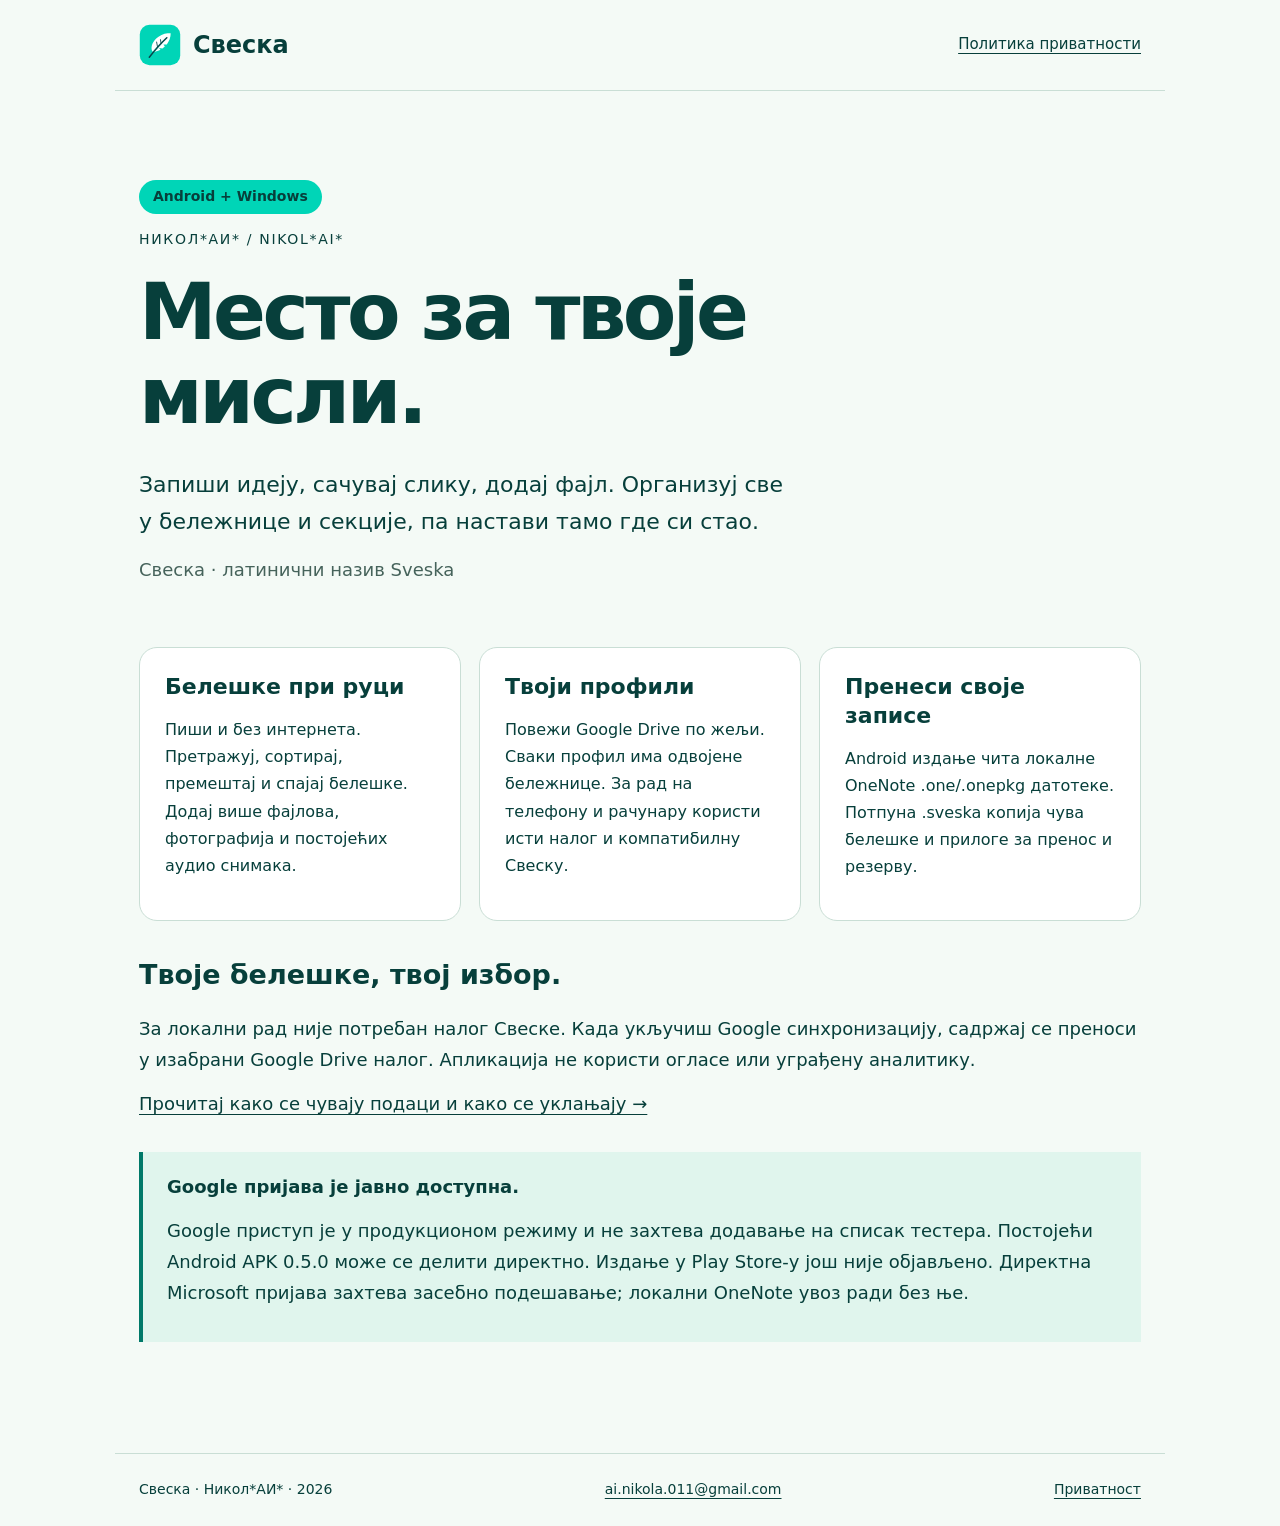
<file: index.html>
<!doctype html>
<html lang="sr-Cyrl"><head><meta charset="utf-8"><meta name="viewport" content="width=device-width, initial-scale=1"><title>Свеска — Никол*АИ*</title><meta name="description" content="Свеска: белешке, прилози и Google Drive профили за Android и Windows. Аутор Никол*АИ* / Nikol*AI*."><link rel="stylesheet" href="style.css"><link rel="icon" href="icon.svg" type="image/svg+xml"></head>
<body><header><a class="brand" href="index.html"><img src="icon.svg" alt="">Свеска</a><nav><a href="privacy.html">Политика приватности</a></nav></header>
<main><section class="hero"><span class="tag">Android + Windows</span><p class="eyebrow">Никол*АИ* / Nikol*AI*</p><h1>Место за твоје мисли.</h1><p class="lead">Запиши идеју, сачувај слику, додај фајл. Организуј све у бележнице и секције, па настави тамо где си стао.</p><p class="muted">Свеска · латинични назив Sveska</p></section>
<section class="cards" aria-label="Могућности"><article class="card"><h2>Белешке при руци</h2><p>Пиши и без интернета. Претражуј, сортирај, премештај и спајај белешке. Додај више фајлова, фотографија и постојећих аудио снимака.</p></article><article class="card"><h2>Твоји профили</h2><p>Повежи Google Drive по жељи. Сваки профил има одвојене бележнице. За рад на телефону и рачунару користи исти налог и компатибилну Свеску.</p></article><article class="card"><h2>Пренеси своје записе</h2><p>Android издање чита локалне OneNote .one/.onepkg датотеке. Потпуна .sveska копија чува белешке и прилоге за пренос и резерву.</p></article></section>
<section><h2>Твоје белешке, твој избор.</h2><p>За локални рад није потребан налог Свеске. Када укључиш Google синхронизацију, садржај се преноси у изабрани Google Drive налог. Апликација не користи огласе или уграђену аналитику.</p><p><a href="privacy.html">Прочитај како се чувају подаци и како се уклањају →</a></p></section>
<aside class="note"><strong>Google пријава је јавно доступна.</strong><p>Google приступ је у продукционом режиму и не захтева додавање на списак тестера. Постојећи Android APK 0.5.0 може се делити директно. Издање у Play Store-у још није објављено. Директна Microsoft пријава захтева засебно подешавање; локални OneNote увоз ради без ње.</p></aside>
</main><footer><span>Свеска · Никол*АИ* · 2026</span><a href="mailto:ai.nikola.011@gmail.com">ai.nikola.011@gmail.com</a><a href="privacy.html">Приватност</a></footer></body></html>
</file>
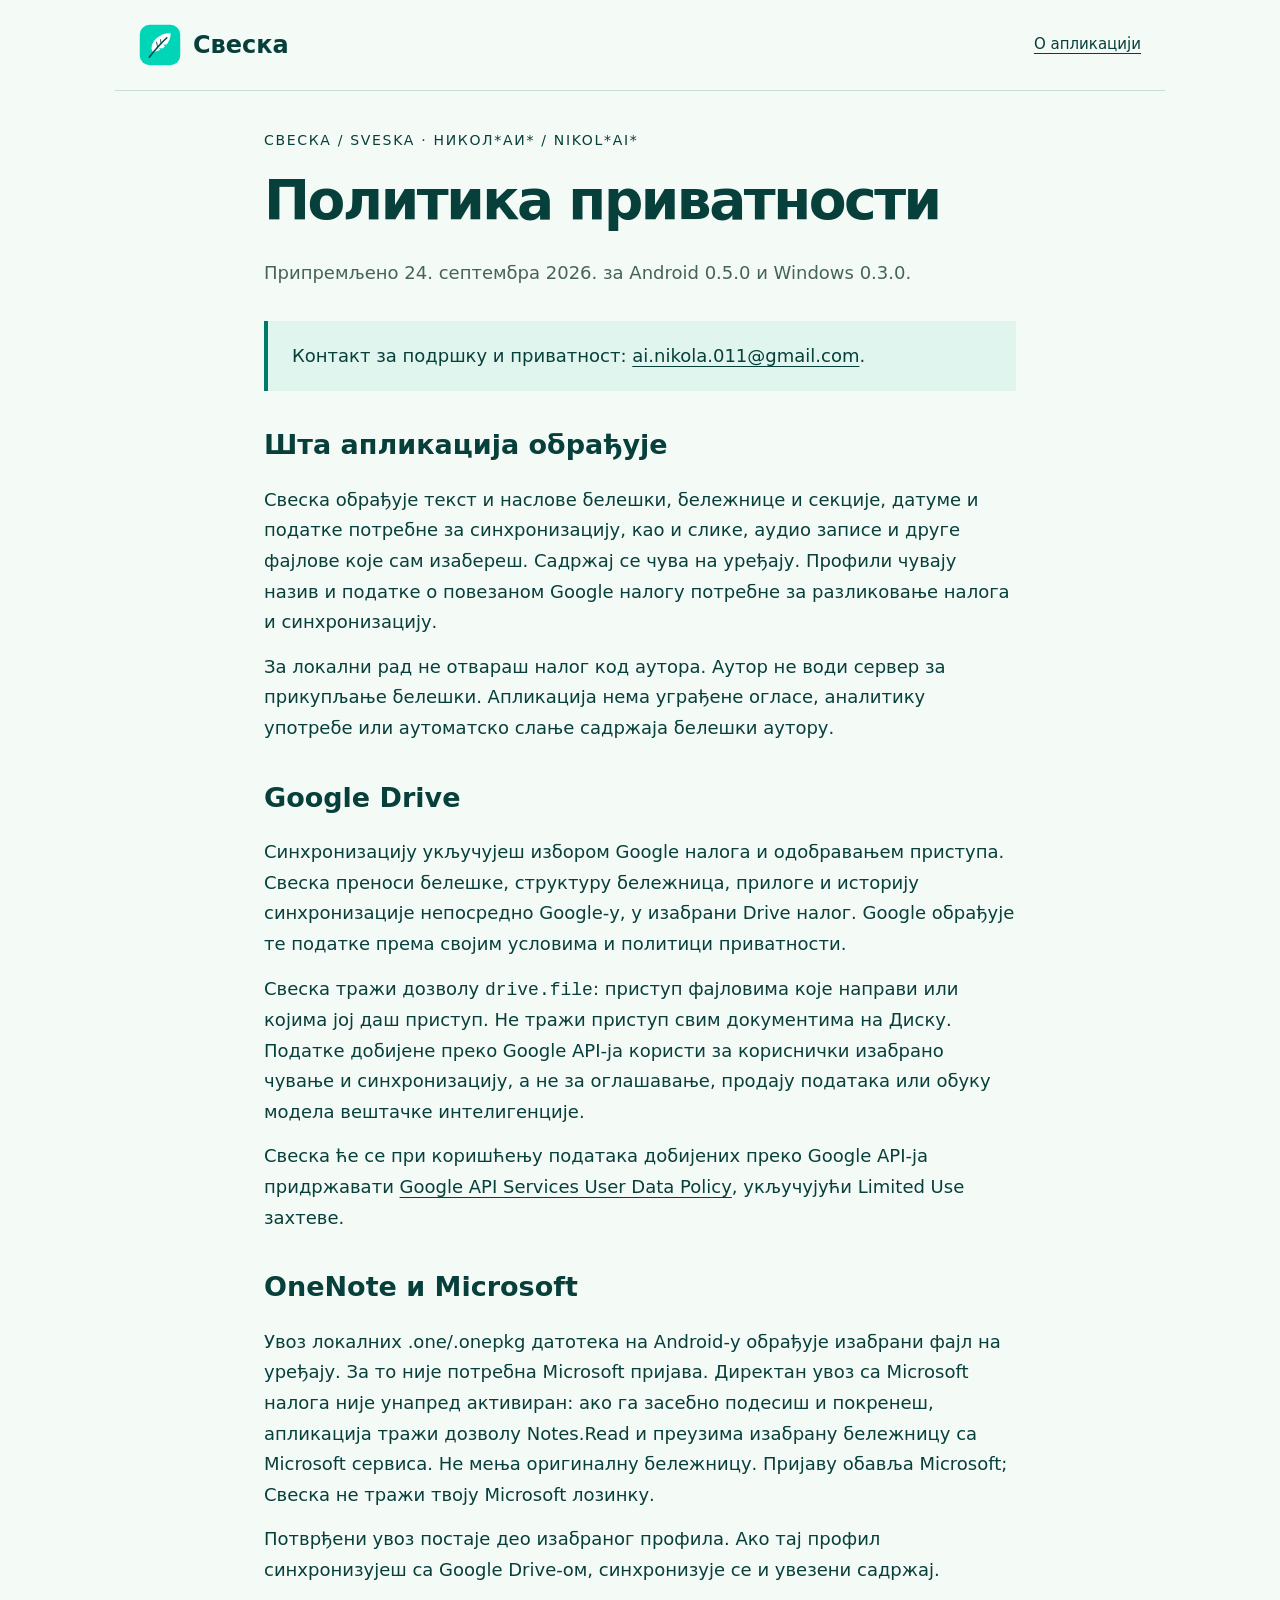
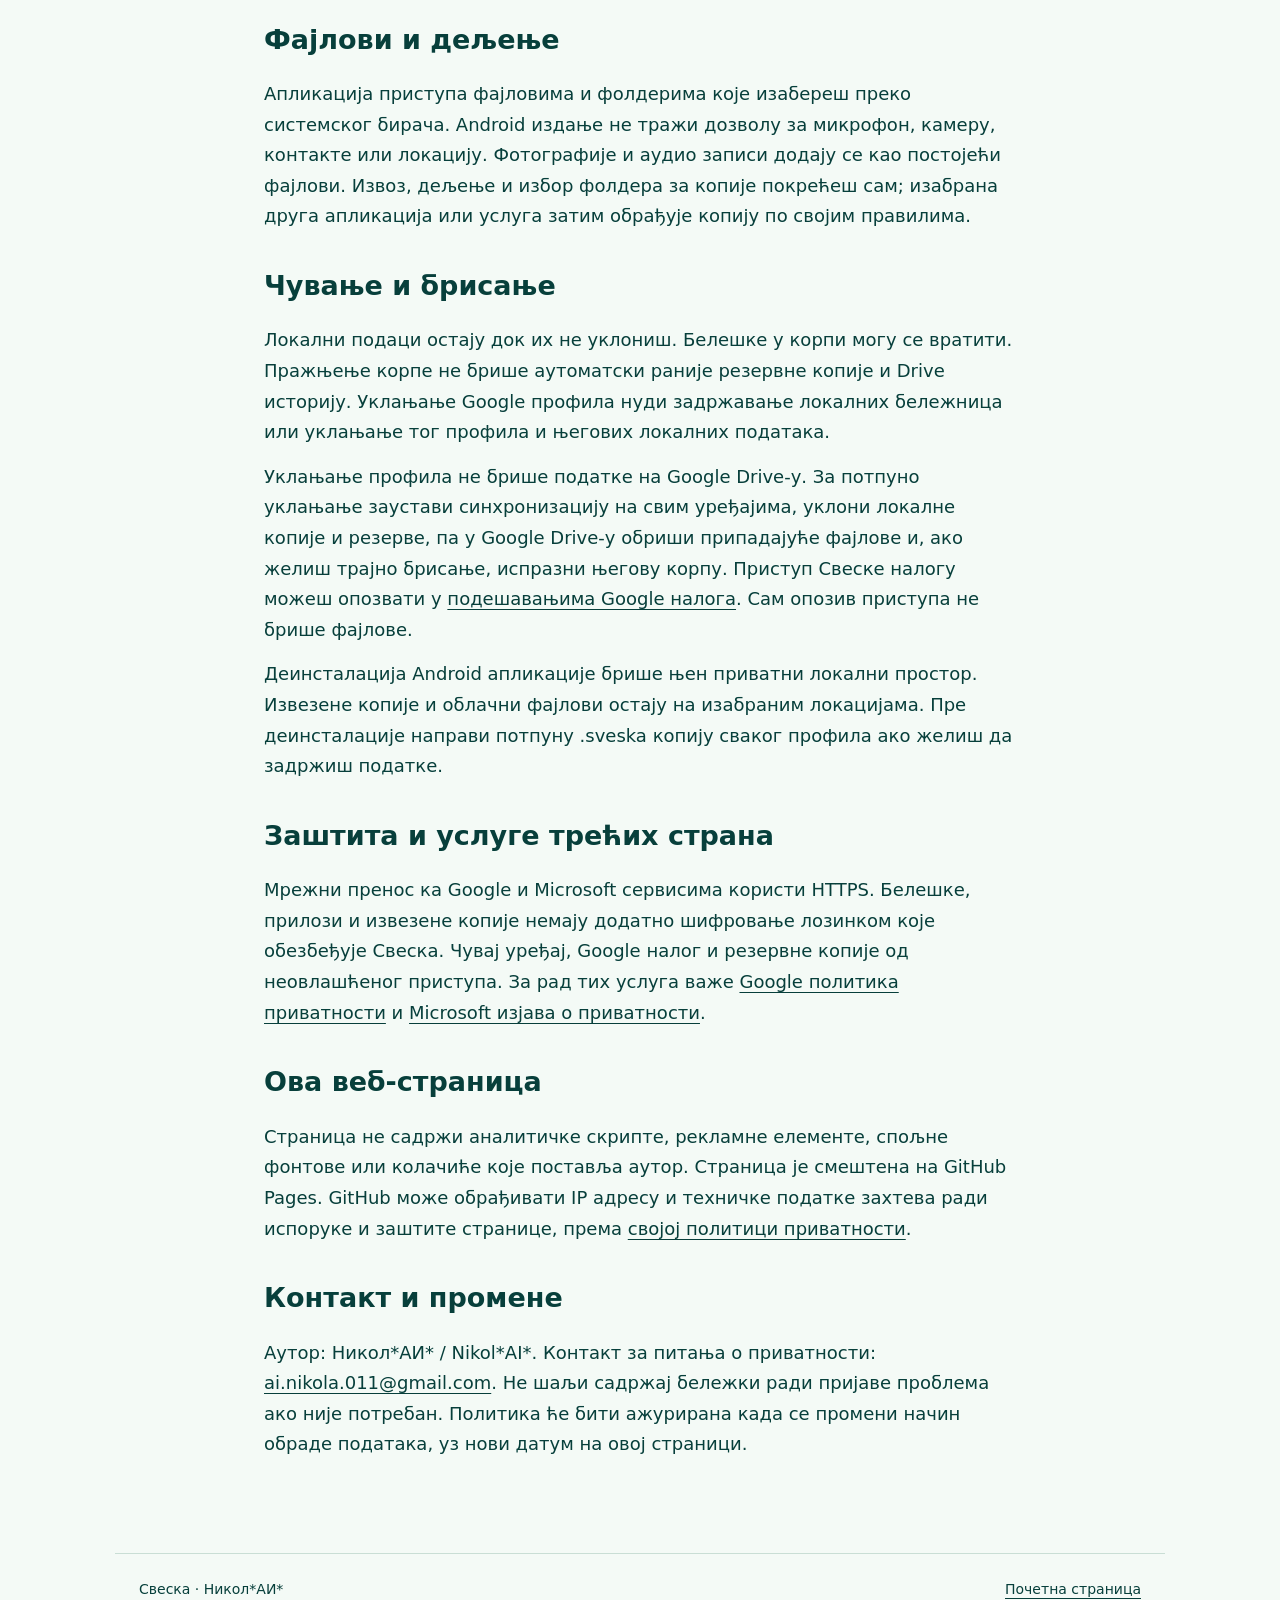
<file: privacy.html>
<!doctype html>
<html lang="sr-Cyrl"><head><meta charset="utf-8"><meta name="viewport" content="width=device-width, initial-scale=1"><title>Политика приватности — Свеска / Sveska</title><link rel="stylesheet" href="style.css"><link rel="icon" href="icon.svg" type="image/svg+xml"></head>
<body><header><a class="brand" href="index.html"><img src="icon.svg" alt="">Свеска</a><nav><a href="index.html">О апликацији</a></nav></header><main class="policy"><p class="eyebrow">Свеска / Sveska · Никол*АИ* / Nikol*AI*</p><h1>Политика приватности</h1><p class="muted">Припремљено 24. септембра 2026. за Android 0.5.0 и Windows 0.3.0.</p><aside class="note">Контакт за подршку и приватност: <a href="mailto:ai.nikola.011@gmail.com">ai.nikola.011@gmail.com</a>.</aside>
<h2>Шта апликација обрађује</h2><p>Свеска обрађује текст и наслове белешки, бележнице и секције, датуме и податке потребне за синхронизацију, као и слике, аудио записе и друге фајлове које сам изабереш. Садржај се чува на уређају. Профили чувају назив и податке о повезаном Google налогу потребне за разликовање налога и синхронизацију.</p><p>За локални рад не отвараш налог код аутора. Аутор не води сервер за прикупљање белешки. Апликација нема уграђене огласе, аналитику употребе или аутоматско слање садржаја белешки аутору.</p>
<h2>Google Drive</h2><p>Синхронизацију укључујеш избором Google налога и одобравањем приступа. Свеска преноси белешке, структуру бележница, прилоге и историју синхронизације непосредно Google-у, у изабрани Drive налог. Google обрађује те податке према својим условима и политици приватности.</p><p>Свеска тражи дозволу <code>drive.file</code>: приступ фајловима које направи или којима јој даш приступ. Не тражи приступ свим документима на Диску. Податке добијене преко Google API-ја користи за кориснички изабрано чување и синхронизацију, а не за оглашавање, продају података или обуку модела вештачке интелигенције.</p><p>Свеска ће се при коришћењу података добијених преко Google API-ја придржавати <a href="https://developers.google.com/terms/api-services-user-data-policy">Google API Services User Data Policy</a>, укључујући Limited Use захтеве.</p>
<h2>OneNote и Microsoft</h2><p>Увоз локалних .one/.onepkg датотека на Android-у обрађује изабрани фајл на уређају. За то није потребна Microsoft пријава. Директан увоз са Microsoft налога није унапред активиран: ако га засебно подесиш и покренеш, апликација тражи дозволу Notes.Read и преузима изабрану бележницу са Microsoft сервиса. Не мења оригиналну бележницу. Пријаву обавља Microsoft; Свеска не тражи твоју Microsoft лозинку.</p><p>Потврђени увоз постаје део изабраног профила. Ако тај профил синхронизујеш са Google Drive-ом, синхронизује се и увезени садржај.</p>
<h2>Фајлови и дељење</h2><p>Апликација приступа фајловима и фолдерима које изабереш преко системског бирача. Android издање не тражи дозволу за микрофон, камеру, контакте или локацију. Фотографије и аудио записи додају се као постојећи фајлови. Извоз, дељење и избор фолдера за копије покрећеш сам; изабрана друга апликација или услуга затим обрађује копију по својим правилима.</p>
<h2>Чување и брисање</h2><p>Локални подаци остају док их не уклониш. Белешке у корпи могу се вратити. Пражњење корпе не брише аутоматски раније резервне копије и Drive историју. Уклањање Google профила нуди задржавање локалних бележница или уклањање тог профила и његових локалних података.</p><p>Уклањање профила не брише податке на Google Drive-у. За потпуно уклањање заустави синхронизацију на свим уређајима, уклони локалне копије и резерве, па у Google Drive-у обриши припадајуће фајлове и, ако желиш трајно брисање, испразни његову корпу. Приступ Свеске налогу можеш опозвати у <a href="https://myaccount.google.com/connections">подешавањима Google налога</a>. Сам опозив приступа не брише фајлове.</p><p>Деинсталација Android апликације брише њен приватни локални простор. Извезене копије и облачни фајлови остају на изабраним локацијама. Пре деинсталације направи потпуну .sveska копију сваког профила ако желиш да задржиш податке.</p>
<h2>Заштита и услуге трећих страна</h2><p>Мрежни пренос ка Google и Microsoft сервисима користи HTTPS. Белешке, прилози и извезене копије немају додатно шифровање лозинком које обезбеђује Свеска. Чувај уређај, Google налог и резервне копије од неовлашћеног приступа. За рад тих услуга важе <a href="https://policies.google.com/privacy">Google политика приватности</a> и <a href="https://privacy.microsoft.com/privacystatement">Microsoft изјава о приватности</a>.</p>
<h2>Ова веб-страница</h2><p>Страница не садржи аналитичке скрипте, рекламне елементе, спољне фонтове или колачиће које поставља аутор. Страница је смештена на GitHub Pages. GitHub може обрађивати IP адресу и техничке податке захтева ради испоруке и заштите странице, према <a href="https://docs.github.com/en/site-policy/privacy-policies/github-general-privacy-statement">својој политици приватности</a>.</p>
<h2>Контакт и промене</h2><p>Аутор: Никол*АИ* / Nikol*AI*. Контакт за питања о приватности: <a href="mailto:ai.nikola.011@gmail.com">ai.nikola.011@gmail.com</a>. Не шаљи садржај бележки ради пријаве проблема ако није потребан. Политика ће бити ажурирана када се промени начин обраде података, уз нови датум на овој страници.</p>
</main><footer><span>Свеска · Никол*АИ*</span><a href="index.html">Почетна страница</a></footer></body></html>
</file>
<file: style.css>
:root{color-scheme:light;--ink:#073f3b;--green:#00d5b7;--paper:#f4faf6;--line:#c9ded5}*{box-sizing:border-box}body{margin:0;background:var(--paper);color:var(--ink);font:18px/1.7 system-ui,-apple-system,"Segoe UI",sans-serif}a{color:inherit;text-underline-offset:4px}a:focus-visible{outline:3px solid #007969;outline-offset:5px}header,main,footer{max-width:1050px;margin:auto;padding:24px}header{display:flex;align-items:center;justify-content:space-between;gap:20px;border-bottom:1px solid var(--line)}.brand{font-weight:800;font-size:24px;text-decoration:none;display:flex;align-items:center;gap:12px}.brand img{width:42px;height:42px}nav{font-size:15px}.hero{padding:65px 0 48px;max-width:760px}.eyebrow{font-size:14px;letter-spacing:.12em;text-transform:uppercase}h1{font-size:clamp(42px,8vw,78px);line-height:1.08;letter-spacing:-.045em;margin:18px 0 28px}h2{font-size:27px;line-height:1.3;margin-top:36px}p{margin:14px 0}.lead{font-size:22px;max-width:660px}.tag{display:inline-block;background:var(--green);padding:5px 14px;border-radius:25px;font-size:14px;font-weight:650}.cards{display:grid;grid-template-columns:repeat(3,1fr);gap:18px}.card{background:white;border:1px solid var(--line);border-radius:18px;padding:25px}.card h2{font-size:22px;margin:0 0 10px}.card p{font-size:16px}.note{background:#e0f5ed;border-left:4px solid #007969;padding:20px 24px;margin:32px 0}.policy{max-width:800px}.policy h1{font-size:clamp(34px,6vw,55px)}footer{font-size:14px;border-top:1px solid var(--line);margin-top:55px;display:flex;justify-content:space-between;gap:20px;flex-wrap:wrap}.muted{color:#46635b}@media(max-width:680px){header,main,footer{padding:20px}.hero{padding-top:35px}.cards{grid-template-columns:1fr}header{align-items:flex-start;flex-direction:column}.lead{font-size:20px}}
</file>
